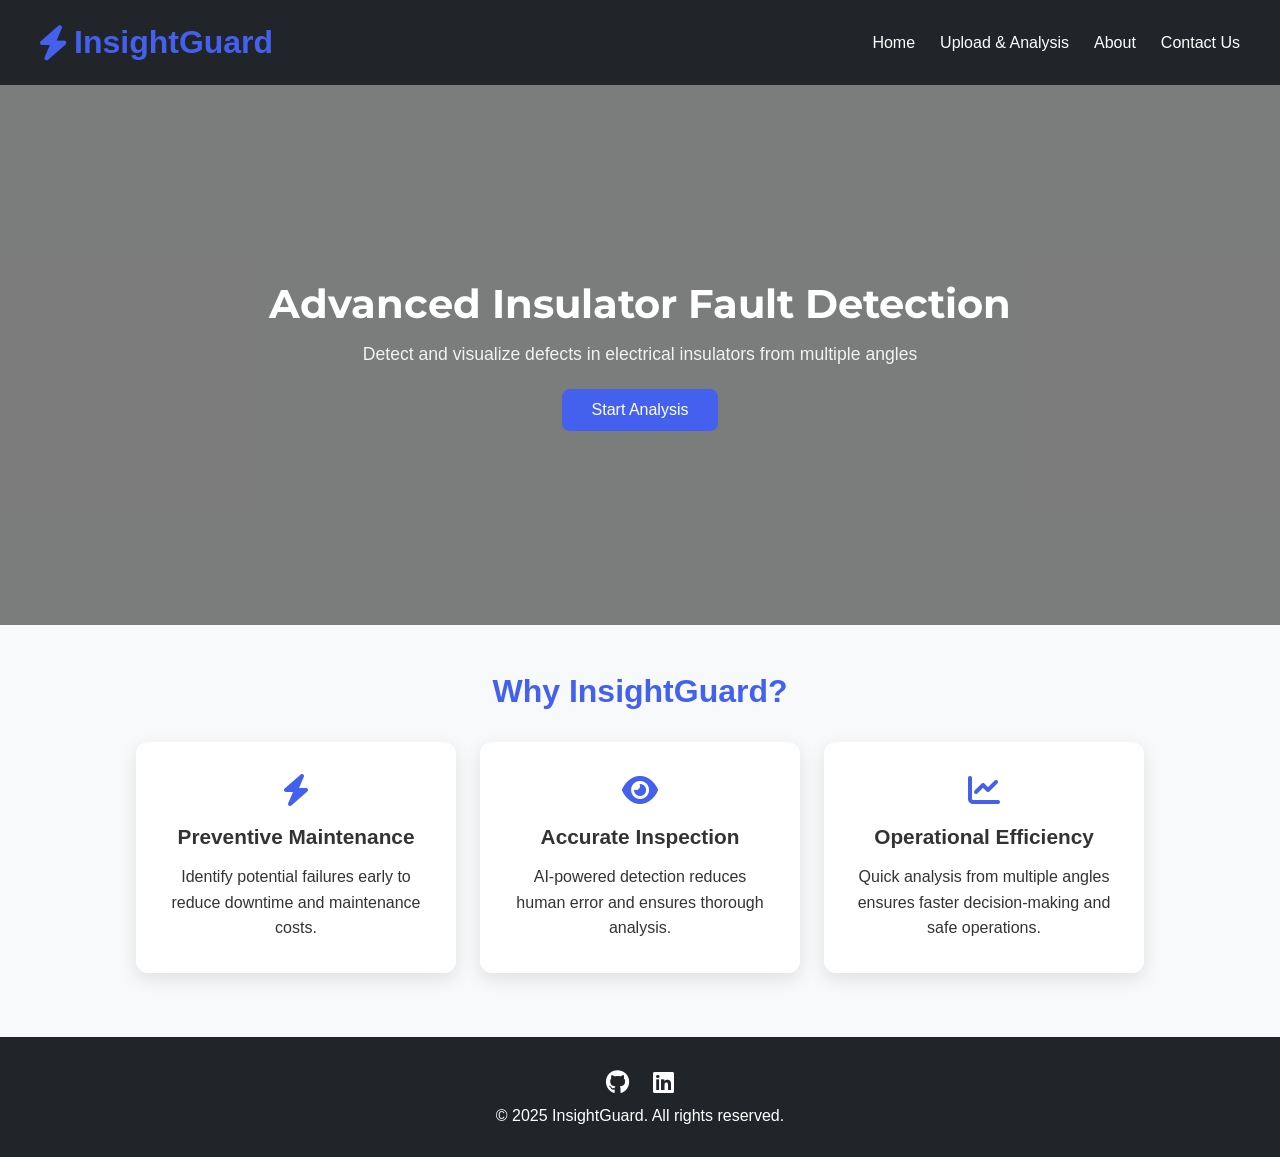
<file: templates/index.html>
<!DOCTYPE html>
<html lang="en">
<head>
<meta charset="UTF-8">
<meta name="viewport" content="width=device-width, initial-scale=1.0">
<title>InsightGuard - Landing Page</title>
<link href="https://fonts.googleapis.com/css2?family=Roboto:wght@300;400;500;700&family=Montserrat:wght@600;700&display=swap" rel="stylesheet">
<link rel="stylesheet" href="https://cdnjs.cloudflare.com/ajax/libs/font-awesome/6.0.0-beta3/css/all.min.css">
<style>
:root { --primary: #4361ee; --dark: #212529; --light: #f8f9fa; }
* { margin: 0; padding: 0; box-sizing: border-box; }
body { font-family: 'Segoe UI', sans-serif; background: var(--light); color: #333; }

/* Header */
header { background-color: var(--dark); padding: 1.5rem 20px; position: sticky; top: 0; z-index: 1000; }
.header-content { max-width: 1200px; margin: 0 auto; display: flex; justify-content: space-between; align-items: center; }
.logo { display: flex; align-items: center; color: var(--primary); font-size: 2rem; font-weight: bold; }
.logo i { margin-right: 0.5rem; font-size: 2.2rem; color: var(--primary); }
nav ul { list-style: none; display: flex; gap: 25px; }
nav ul li a { color: white; text-decoration: none; font-weight: 500; cursor: pointer; }
nav ul li a:hover { color: var(--primary); }

/* Hero */
.hero { padding: 3rem 0; text-align: center;
background: url('https://thumbs.dreamstime.com/b/closeup-view-sunsetlit-power-line-insulator-stacks-detailed-look-electrical-transmission-infrastructure-witness-371970549.jpg') no-repeat center center / cover;
position: relative; color: white; height: 60vh; display: flex; align-items: center; justify-content: center; }
.hero::before { content: ''; position: absolute; top:0; left:0; width:100%; height:100%; background: rgba(0,0,0,0.5); z-index:1; }
.hero-content { position: relative; z-index:2; }
.hero h2 { font-family: 'Montserrat', sans-serif; font-size: 2.5rem; margin-bottom: 1rem; }
.hero p { font-size:1.1rem; opacity:0.9; }
.btn { margin-top: 1.5rem; padding: 12px 30px; font-size:1rem; border-radius:8px; background-color: var(--primary); color:white; border:none; cursor:pointer; }
.btn:hover { transform: scale(1.05); }

/* Question Section */
.question-section { text-align: center; padding: 3rem 1rem 1rem 1rem; }
.question-section h2 { color: var(--primary); font-size: 2rem; margin-bottom: 2rem; }
.solution-container { display:flex; flex-wrap:wrap; justify-content:center; gap:1.5rem; margin-bottom:3rem; }
.question-box { background:white; border-radius:12px; padding:2rem; flex:1 1 250px; max-width:320px; text-align:center;
box-shadow:0 6px 18px rgba(0,0,0,0.1); transition: transform 0.3s ease, box-shadow 0.3s ease; cursor:pointer; }
.question-box:hover { transform: scale(1.1); box-shadow:0 12px 24px rgba(0,0,0,0.2); }
.question-box i { font-size:2rem; margin-bottom:1rem; color: var(--primary); }
.question-box h3 { margin-bottom:0.8rem; font-size:1.3rem; line-height:1.4; }
.question-box p { font-size:1rem; line-height:1.6; }

/* Footer */
footer { background-color: var(--dark); color:white; padding:2rem 0; text-align:center; }
.footer-content { display:flex; flex-direction:column; align-items:center; gap:10px; }
.footer-social a { color:white; font-size:1.5rem; margin:0 10px; transition: all 0.3s ease; }
.footer-social a:hover { color: var(--primary); transform: translateY(-3px); }

/* Responsive */
@media (max-width:768px){ .solution-container{flex-direction:column;align-items:center;} .hero h2{font-size:2rem;} }
</style>
</head>
<body>

<header>
    <div class="header-content">
        <div class="logo"><i class="fas fa-bolt"></i>InsightGuard</div>
        <nav>
            <ul>
                <li><a href="/">Home</a></li>
                <li><a href="/upload">Upload & Analysis</a></li>
                <li><a href="/about">About</a></li>
                <li><a href="/contact">Contact Us</a></li>
            </ul>
        </nav>
    </div>
</header>

<section class="hero">
    <div class="hero-content">
        <h2>Advanced Insulator Fault Detection</h2>
        <p>Detect and visualize defects in electrical insulators from multiple angles</p>
        <button class="btn" id="startAnalysisBtn">Start Analysis</button>
    </div>
</section>

<section class="question-section">
    <h2>Why InsightGuard?</h2>
    <div class="solution-container">
        <div class="question-box">
            <i class="fas fa-bolt"></i>
            <h3>Preventive Maintenance</h3>
            <p>Identify potential failures early to reduce downtime and maintenance costs.</p>
        </div>
        <div class="question-box">
            <i class="fas fa-eye"></i>
            <h3>Accurate Inspection</h3>
            <p>AI-powered detection reduces human error and ensures thorough analysis.</p>
        </div>
        <div class="question-box">
            <i class="fas fa-chart-line"></i>
            <h3>Operational Efficiency</h3>
            <p>Quick analysis from multiple angles ensures faster decision-making and safe operations.</p>
        </div>
    </div>
</section>

<footer>
    <div class="footer-content">
        <div class="footer-social">
            <a href="https://github.com/yourprofile" target="_blank"><i class="fab fa-github"></i></a>
            <a href="https://linkedin.com/in/yourprofile" target="_blank"><i class="fab fa-linkedin"></i></a>
        </div>
        <p>© 2025 InsightGuard. All rights reserved.</p>
    </div>
</footer>

<script>
document.getElementById('startAnalysisBtn').addEventListener('click', function() {
    window.location.href = '/upload';
});
</script>

</body>
</html>
</file>
